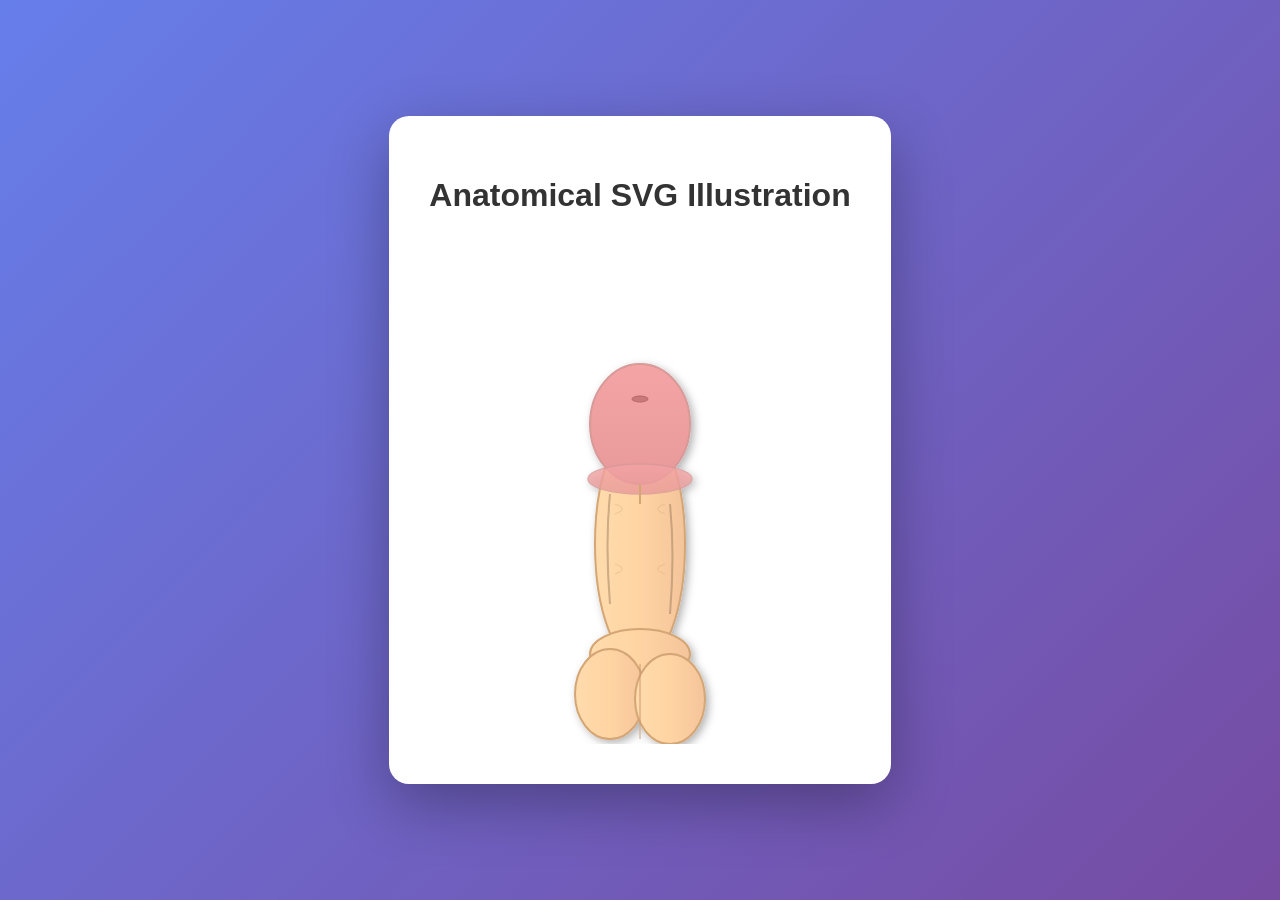
<file: indexd.html>
<!DOCTYPE html>
<html lang="en">
<head>
    <meta charset="UTF-8">
    <meta name="viewport" content="width=device-width, initial-scale=1.0">
    <title>SVG Anatomical Illustration</title>
    <style>
        body {
            margin: 0;
            padding: 0;
            display: flex;
            justify-content: center;
            align-items: center;
            min-height: 100vh;
            background: linear-gradient(135deg, #667eea 0%, #764ba2 100%);
            font-family: Arial, sans-serif;
        }
        .container {
            background: white;
            padding: 40px;
            border-radius: 20px;
            box-shadow: 0 20px 60px rgba(0, 0, 0, 0.3);
        }
        h1 {
            text-align: center;
            color: #333;
            margin-bottom: 30px;
        }
        svg {
            display: block;
            margin: 0 auto;
        }
    </style>
</head>
<body>
    <div class="container">
        <h1>Anatomical SVG Illustration</h1>
        <svg width="300" height="500" viewBox="0 0 300 500" xmlns="http://www.w3.org/2000/svg">
            <defs>
                <linearGradient id="skinGradient" x1="0%" y1="0%" x2="100%" y2="0%">
                    <stop offset="0%" style="stop-color:#ffdbac;stop-opacity:1" />
                    <stop offset="50%" style="stop-color:#ffd4a3;stop-opacity:1" />
                    <stop offset="100%" style="stop-color:#f4c49a;stop-opacity:1" />
                </linearGradient>
                <linearGradient id="tipGradient" x1="0%" y1="0%" x2="0%" y2="100%">
                    <stop offset="0%" style="stop-color:#f4a4a4;stop-opacity:1" />
                    <stop offset="100%" style="stop-color:#e89999;stop-opacity:1" />
                </linearGradient>
                <filter id="shadow">
                    <feDropShadow dx="3" dy="3" stdDeviation="4" flood-opacity="0.3"/>
                </filter>
            </defs>
            
            <!-- Main body illustration -->
            <g id="anatomy" filter="url(#shadow)">
                <!-- Shaft -->
                <ellipse cx="150" cy="300" rx="45" ry="120" fill="url(#skinGradient)" stroke="#d4a574" stroke-width="2"/>
                
                <!-- Base detail -->
                <ellipse cx="150" cy="410" rx="50" ry="25" fill="url(#skinGradient)" stroke="#d4a574" stroke-width="2"/>
                
                <!-- Glans (head) -->
                <ellipse cx="150" cy="180" rx="50" ry="60" fill="url(#tipGradient)" stroke="#d89999" stroke-width="2"/>
                
                <!-- Corona ridge -->
                <ellipse cx="150" cy="235" rx="52" ry="15" fill="url(#tipGradient)" stroke="#d89999" stroke-width="1.5" opacity="0.8"/>
                
                <!-- Meatus (opening) -->
                <ellipse cx="150" cy="155" rx="8" ry="3" fill="#c97979" stroke="#b86868" stroke-width="1"/>
                
                <!-- Frenulum -->
                <path d="M 150 240 L 150 260" stroke="#d4a574" stroke-width="2" fill="none"/>
                
                <!-- Testicles -->
                <g id="testicles">
                    <ellipse cx="120" cy="450" rx="35" ry="45" fill="url(#skinGradient)" stroke="#d4a574" stroke-width="2"/>
                    <ellipse cx="180" cy="455" rx="35" ry="45" fill="url(#skinGradient)" stroke="#d4a574" stroke-width="2"/>
                    
                    <!-- Seam line -->
                    <path d="M 150 420 L 150 495" stroke="#c9956a" stroke-width="1.5" fill="none" opacity="0.6"/>
                </g>
                
                <!-- Texture lines for realism -->
                <path d="M 125 260 Q 140 265 125 270" stroke="#d4a574" stroke-width="1" fill="none" opacity="0.4"/>
                <path d="M 175 260 Q 160 265 175 270" stroke="#d4a574" stroke-width="1" fill="none" opacity="0.4"/>
                <path d="M 125 320 Q 140 325 125 330" stroke="#d4a574" stroke-width="1" fill="none" opacity="0.4"/>
                <path d="M 175 320 Q 160 325 175 330" stroke="#d4a574" stroke-width="1" fill="none" opacity="0.4"/>
                
                <!-- Veins -->
                <path d="M 120 250 Q 115 300 120 360" stroke="#9b7d5f" stroke-width="2" fill="none" opacity="0.5"/>
                <path d="M 180 260 Q 185 310 180 370" stroke="#9b7d5f" stroke-width="2" fill="none" opacity="0.5"/>
            </g>
        </svg>
    </div>
</body>
</html>
</file>
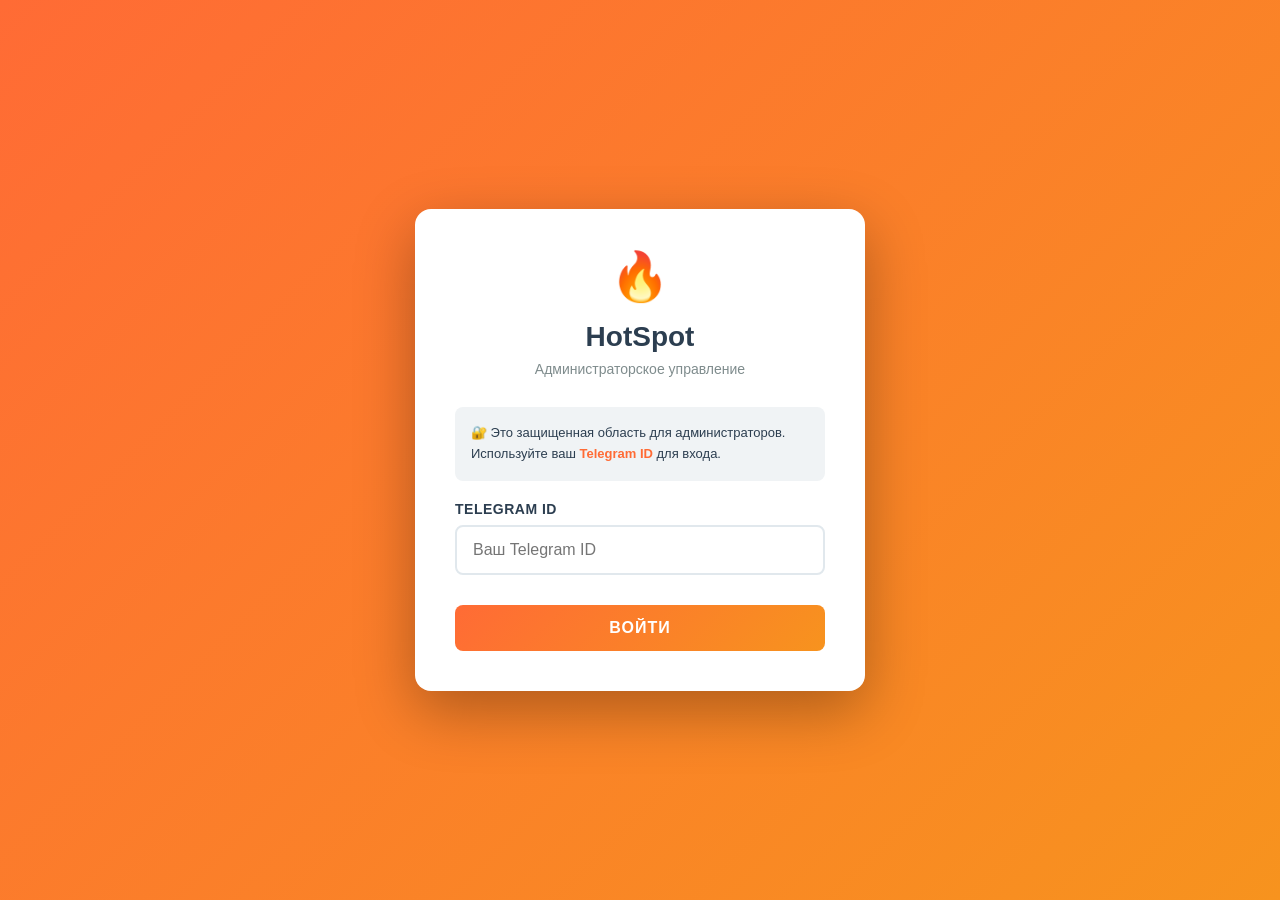
<file: webapp/admin_login.html>
<!DOCTYPE html>
<html lang="ru">
<head>
    <meta charset="UTF-8">
    <meta name="viewport" content="width=device-width, initial-scale=1.0">
    <title>HotSpot Admin - Вход</title>
    <style>
        * {
            margin: 0;
            padding: 0;
            box-sizing: border-box;
        }

        body {
            font-family: -apple-system, BlinkMacSystemFont, 'Segoe UI', Roboto, Oxygen, Ubuntu, Cantarell, sans-serif;
            background: linear-gradient(135deg, #ff6b35 0%, #f7931e 100%);
            min-height: 100vh;
            display: flex;
            align-items: center;
            justify-content: center;
            padding: 20px;
        }

        .login-container {
            background: white;
            border-radius: 16px;
            box-shadow: 0 20px 60px rgba(0, 0, 0, 0.3);
            width: 100%;
            max-width: 450px;
            padding: 40px;
            animation: slideUp 0.5s ease;
        }

        @keyframes slideUp {
            from {
                transform: translateY(20px);
                opacity: 0;
            }
            to {
                transform: translateY(0);
                opacity: 1;
            }
        }

        .login-header {
            text-align: center;
            margin-bottom: 30px;
        }

        .login-logo {
            font-size: 48px;
            margin-bottom: 16px;
        }

        .login-title {
            font-size: 28px;
            font-weight: 700;
            color: #2c3e50;
            margin-bottom: 8px;
        }

        .login-subtitle {
            font-size: 14px;
            color: #7f8c8d;
        }

        .login-form {
            display: flex;
            flex-direction: column;
            gap: 20px;
        }

        .form-group {
            display: flex;
            flex-direction: column;
            gap: 8px;
        }

        .form-label {
            font-weight: 600;
            color: #2c3e50;
            font-size: 14px;
            text-transform: uppercase;
            letter-spacing: 0.5px;
        }

        .form-input {
            padding: 14px 16px;
            border: 2px solid #e1e8ed;
            border-radius: 8px;
            font-size: 16px;
            font-family: inherit;
            transition: all 0.2s ease;
        }

        .form-input:focus {
            outline: none;
            border-color: #ff6b35;
            box-shadow: 0 0 0 3px rgba(255, 107, 53, 0.1);
            transform: translateY(-2px);
        }

        .login-button {
            padding: 14px;
            background: linear-gradient(135deg, #ff6b35 0%, #f7931e 100%);
            color: white;
            border: none;
            border-radius: 8px;
            font-size: 16px;
            font-weight: 700;
            cursor: pointer;
            transition: all 0.3s ease;
            text-transform: uppercase;
            letter-spacing: 1px;
            margin-top: 10px;
        }

        .login-button:hover {
            transform: translateY(-2px);
            box-shadow: 0 10px 20px rgba(255, 107, 53, 0.3);
        }

        .login-button:active {
            transform: translateY(0);
        }

        .login-info {
            background: #f0f3f5;
            padding: 16px;
            border-radius: 8px;
            margin-bottom: 20px;
        }

        .login-info-text {
            font-size: 13px;
            color: #2c3e50;
            line-height: 1.6;
        }

        .login-info-text strong {
            color: #ff6b35;
        }

        .error-message {
            display: none;
            background: #f8d7da;
            color: #721c24;
            padding: 12px;
            border-radius: 6px;
            margin-bottom: 16px;
            font-size: 14px;
            border-left: 4px solid #721c24;
        }

        .loading {
            display: none;
            text-align: center;
            color: #ff6b35;
            font-size: 14px;
            margin-top: 12px;
        }

        .spinner {
            display: inline-block;
            width: 16px;
            height: 16px;
            border: 3px solid #e1e8ed;
            border-top-color: #ff6b35;
            border-radius: 50%;
            animation: spin 0.8s linear infinite;
            margin-right: 8px;
        }

        @keyframes spin {
            to { transform: rotate(360deg); }
        }

        @media (max-width: 480px) {
            .login-container {
                padding: 30px 20px;
            }

            .login-title {
                font-size: 24px;
            }

            .login-logo {
                font-size: 40px;
            }
        }
    </style>
</head>
<body>
    <div class="login-container">
        <div class="login-header">
            <div class="login-logo">🔥</div>
            <h1 class="login-title">HotSpot</h1>
            <p class="login-subtitle">Администраторское управление</p>
        </div>

        <div class="error-message" id="errorMessage"></div>

        <div class="login-info">
            <p class="login-info-text">
                🔐 Это защищенная область для администраторов.<br>
                Используйте ваш <strong>Telegram ID</strong> для входа.
            </p>
        </div>

        <form class="login-form" id="loginForm" onsubmit="handleLogin(event)">
            <div class="form-group">
                <label class="form-label" for="telegramId">Telegram ID</label>
                <input 
                    type="number" 
                    id="telegramId" 
                    class="form-input" 
                    placeholder="Ваш Telegram ID"
                    required
                    autocomplete="off"
                >
            </div>

            <button type="submit" class="login-button">Войти</button>

            <div class="loading" id="loading">
                <div class="spinner"></div>
                Проверка...
            </div>
        </form>
    </div>

    <script>
        async function handleLogin(event) {
            event.preventDefault();
            
            const telegramId = document.getElementById('telegramId').value;
            const errorMessage = document.getElementById('errorMessage');
            const loadingDiv = document.getElementById('loading');
            const submitBtn = event.target.querySelector('button[type="submit"]');

            // Очистить ошибку
            errorMessage.style.display = 'none';
            errorMessage.textContent = '';

            // Показать загрузку
            loadingDiv.style.display = 'block';
            submitBtn.disabled = true;

            try {
                // Отправить запрос проверки
                const response = await fetch('/api/admin/verify', {
                    method: 'POST',
                    headers: {
                        'Content-Type': 'application/json',
                        'X-Telegram-User-Id': telegramId
                    },
                    body: JSON.stringify({ telegramId })
                });

                if (response.ok) {
                    const data = await response.json();
                    
                    // Установить токен и перенаправить
                    sessionStorage.setItem('admin_token', telegramId);
                    localStorage.setItem('admin_telegram_id', telegramId);
                    
                    // Задержка для гарантии сохранения в localStorage
                    await new Promise(resolve => setTimeout(resolve, 100));
                    
                    // Проверить что сохранилось
                    const saved = localStorage.getItem('admin_telegram_id');
                    
                    if (saved && saved !== 'null') {
                        // Редирект с заменой истории
                        window.location.replace('/admin');
                    } else {
                        throw new Error('Не удалось сохранить ID в localStorage');
                    }
                } else {
                    const errorData = await response.json().catch(() => ({}));
                    throw new Error(errorData.detail || 'Неверный ID администратора');
                }
            } catch (error) {
                errorMessage.textContent = error.message || 'Ошибка входа. Проверьте Telegram ID.';
                errorMessage.style.display = 'block';
                loadingDiv.style.display = 'none';
                submitBtn.disabled = false;
            }
        }

        // Если уже залогинен, перенаправить на панель
        const adminId = localStorage.getItem('admin_telegram_id');
        if (adminId && adminId !== 'null' && adminId !== 'undefined') {
            // Редирект только если мы на странице логина
            if (window.location.pathname === '/admin_login.html') {
                window.location.replace('/admin');
            }
        }
    </script>
</body>
</html>
</file>
